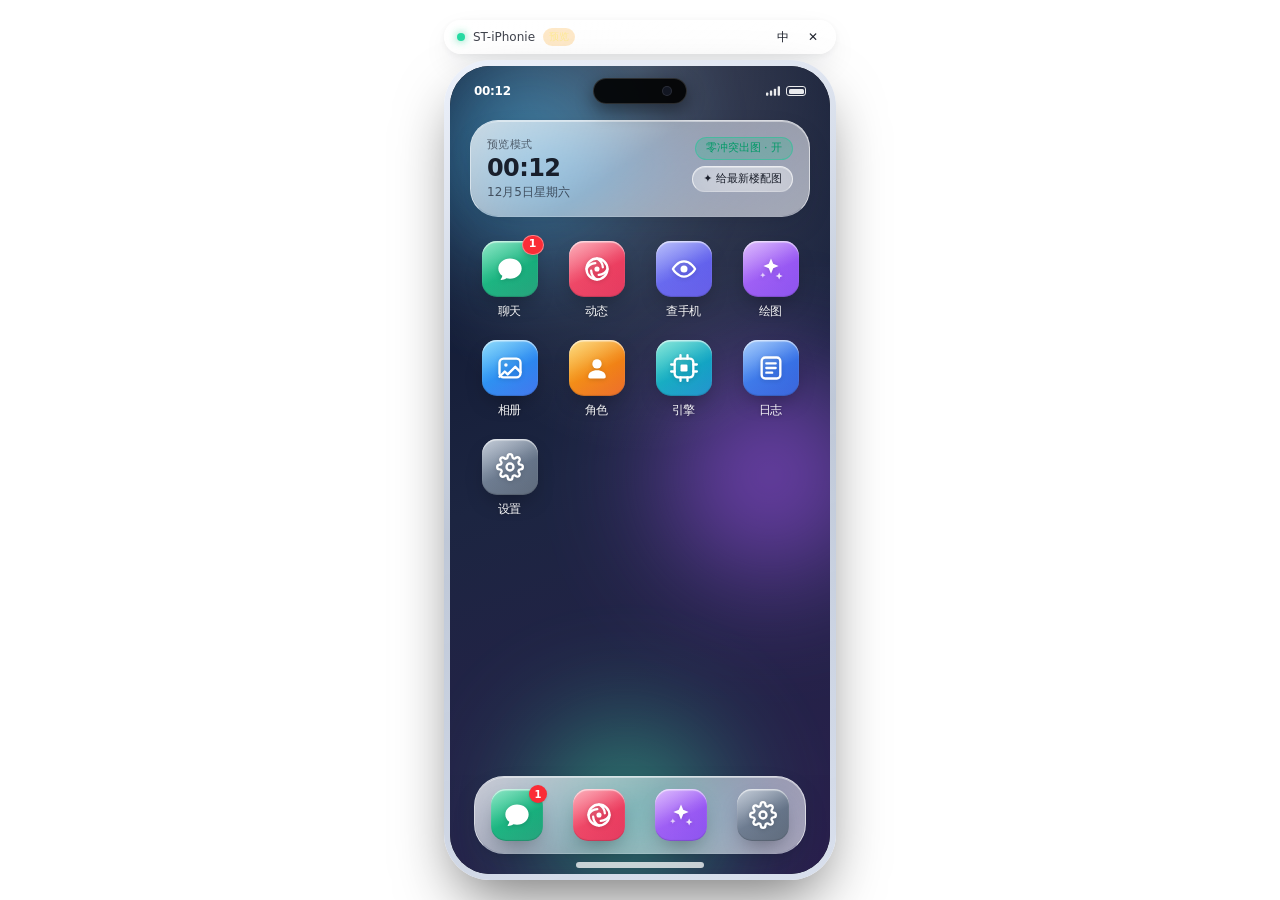
<file: ui/index.html>
<!doctype html><html lang="zh-CN"><head><meta charset="utf-8"/><meta name="viewport" content="width=device-width,initial-scale=1,maximum-scale=1,viewport-fit=cover,user-scalable=no"/><meta name="color-scheme" content="light dark"/><title>ST-iPhonie · Liquid Glass</title><link href="app.css" rel="stylesheet"></head><body><div id="app"></div><script defer="defer" src="app.js"></script></body></html>
</file>
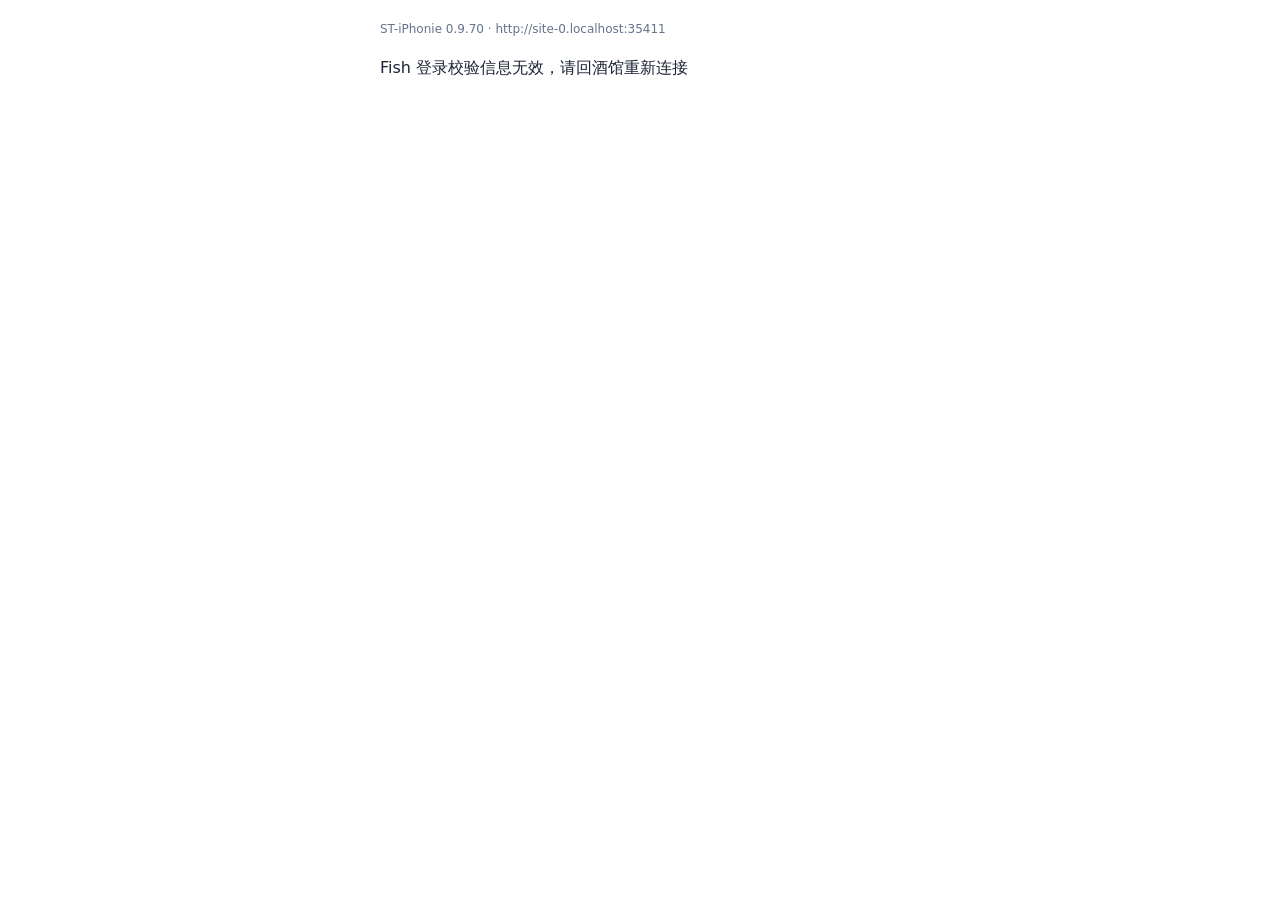
<file: fish-oauth.html>
<!doctype html><html lang="zh-CN"><meta charset="utf-8"><meta name="viewport" content="width=device-width,initial-scale=1"><meta name="referrer" content="no-referrer"><title>Fish 账户连接</title><style>body{font-family:system-ui,-apple-system,sans-serif;padding:20px 18px;line-height:1.6;color:#1c2433;max-width:520px;margin:0 auto}#meta{font-size:12px;color:#64748b;margin:0 0 10px}#manual{display:none;margin-top:14px;padding:12px 14px;background:#f4f6fa;border-radius:12px}#code{font-family:ui-monospace,monospace;font-size:12px;word-break:break-all;margin:8px 0;padding:8px 10px;background:#fff;border-radius:8px;user-select:all}button{padding:8px 14px;border:0;border-radius:8px;background:#2563eb;color:#fff;font-size:13px;cursor:pointer}</style><body><p id="meta">ST-iPhonie 0.9.70</p><p id="message">正在完成 Fish 账户连接…</p><div id="manual"><div style="font-size:13px;font-weight:600">如果切回酒馆还没有自动连上，请点下面按钮复制授权码，回到酒馆「连接诊断」里粘贴即可：</div><div id="code"></div><button id="copy" type="button">复制本次授权码</button></div><script type="module" src="./fish-oauth.js?v=0.9.70"></script></body></html>
</file>
